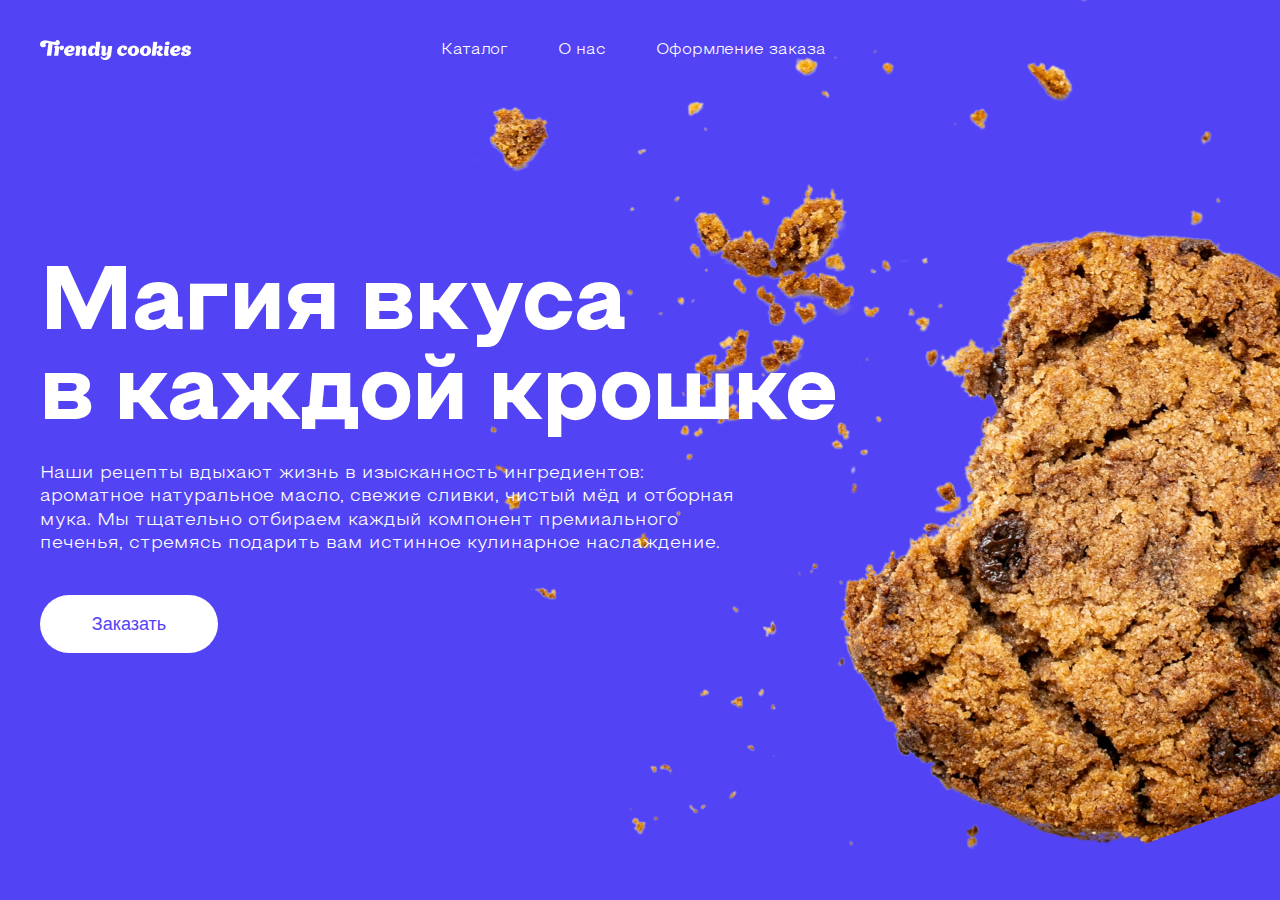
<file: version1/cookies_landing/index.html>
<!DOCTYPE html>
<html lang="en">
<head>
    <meta charset="UTF-8">
    <title>Cookies</title>
    <link rel="stylesheet" href="styles/styles.css">
</head>
<body>

<header class="header">
    <div class="container">
        <div class="logo">
            <img src="images/logo.png" alt="Logo">

        </div>
        <nav class="menu">
            <ul class="menu-list">
                <li class="menu-item">
                    <a href="#">Каталог</a>
                </li>
                <li class="menu-item">
                    <a href="#">О нас</a>
                </li>
                <li class="menu-item">
                    <a href="#">Оформление заказа</a>
                </li>
            </ul>
        </nav>
    </div>
</header>

<section class="main-content">
    <div class="container">
        <div class="main-info">
            <h1 class="main-title">Магия вкуса в каждой крошке</h1>
            <p class="main-text">
                Наши рецепты вдыхают жизнь в изысканность ингредиентов: ароматное натуральное масло, свежие сливки,
                чистый мёд и отборная мука. Мы тщательно отбираем каждый компонент премиального печенья, стремясь
                подарить вам истинное кулинарное наслаждение.
            </p>
            <div class="main-action">
                <button class="button">Заказать</button>
            </div>
        </div>
        <img src="images/cookie.png" alt="Cookie" class="main-image">
    </div>
</section>

</body>
</html>
</file>
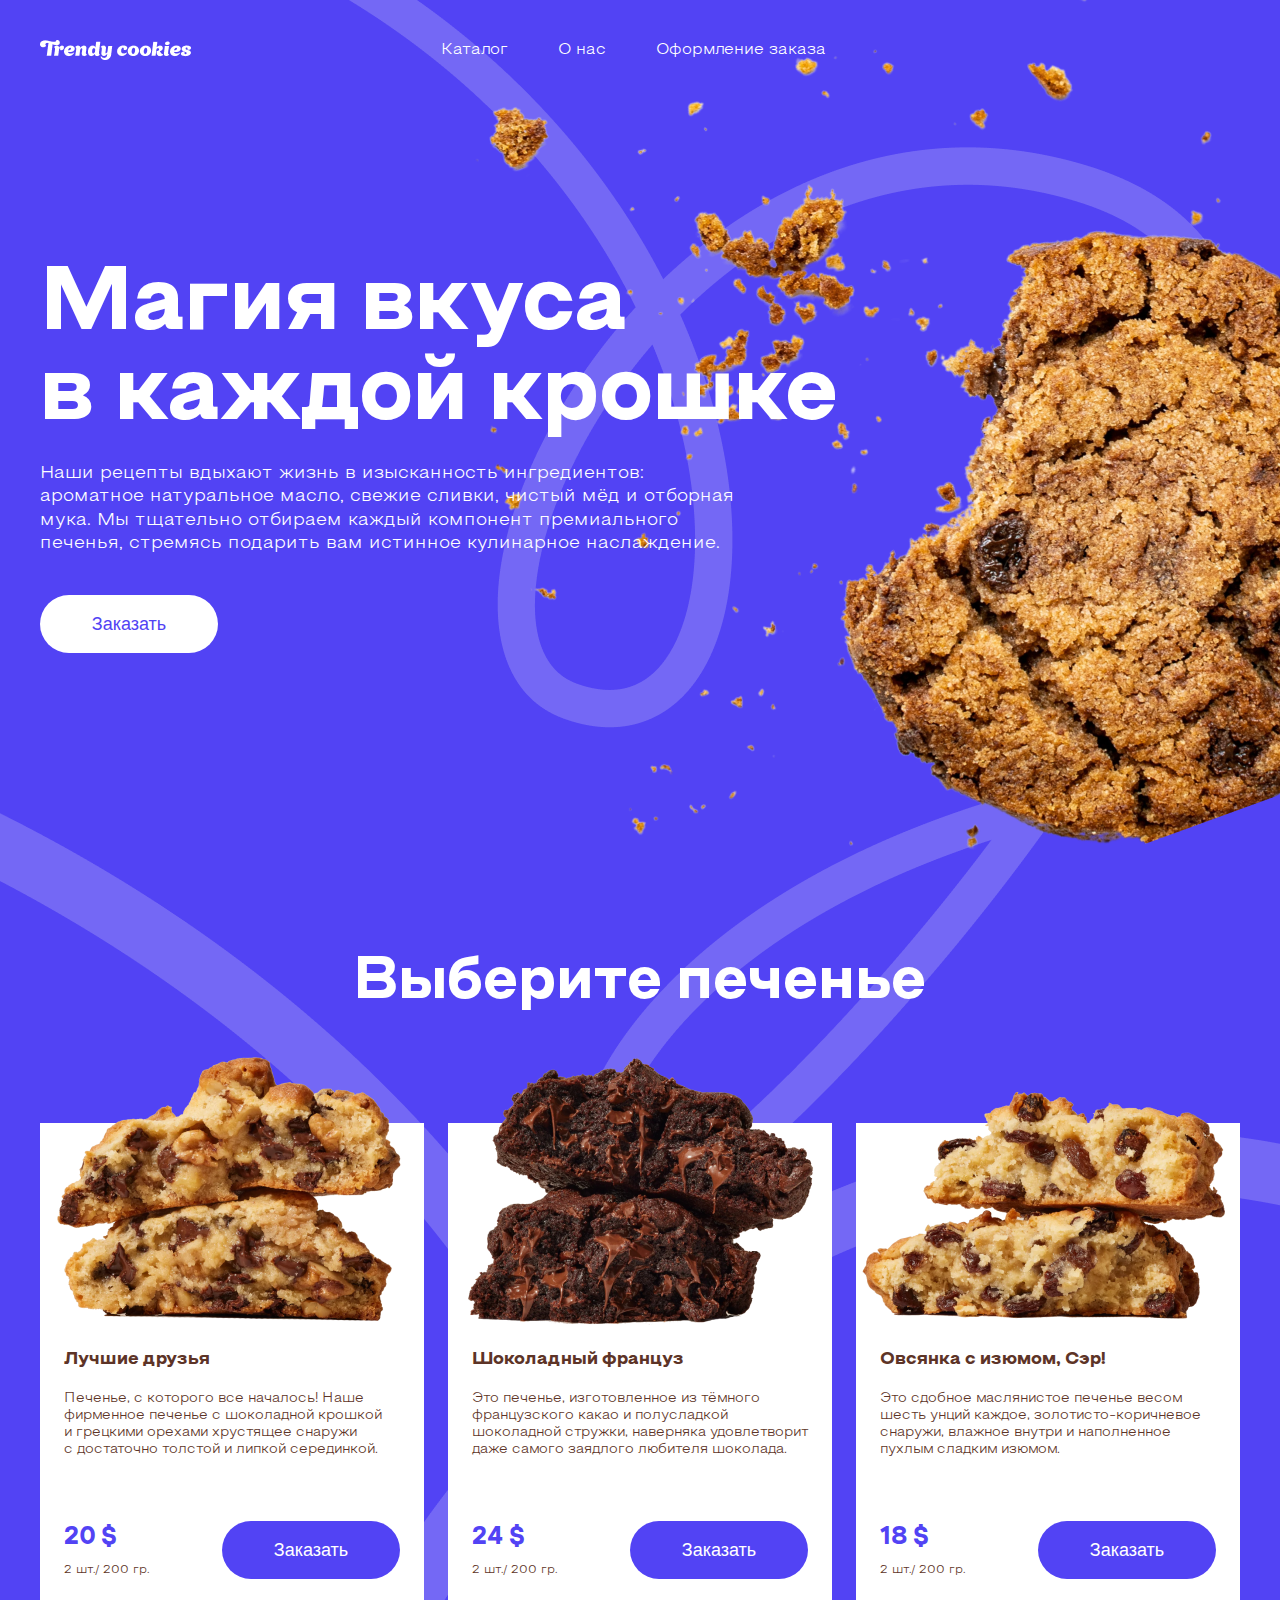
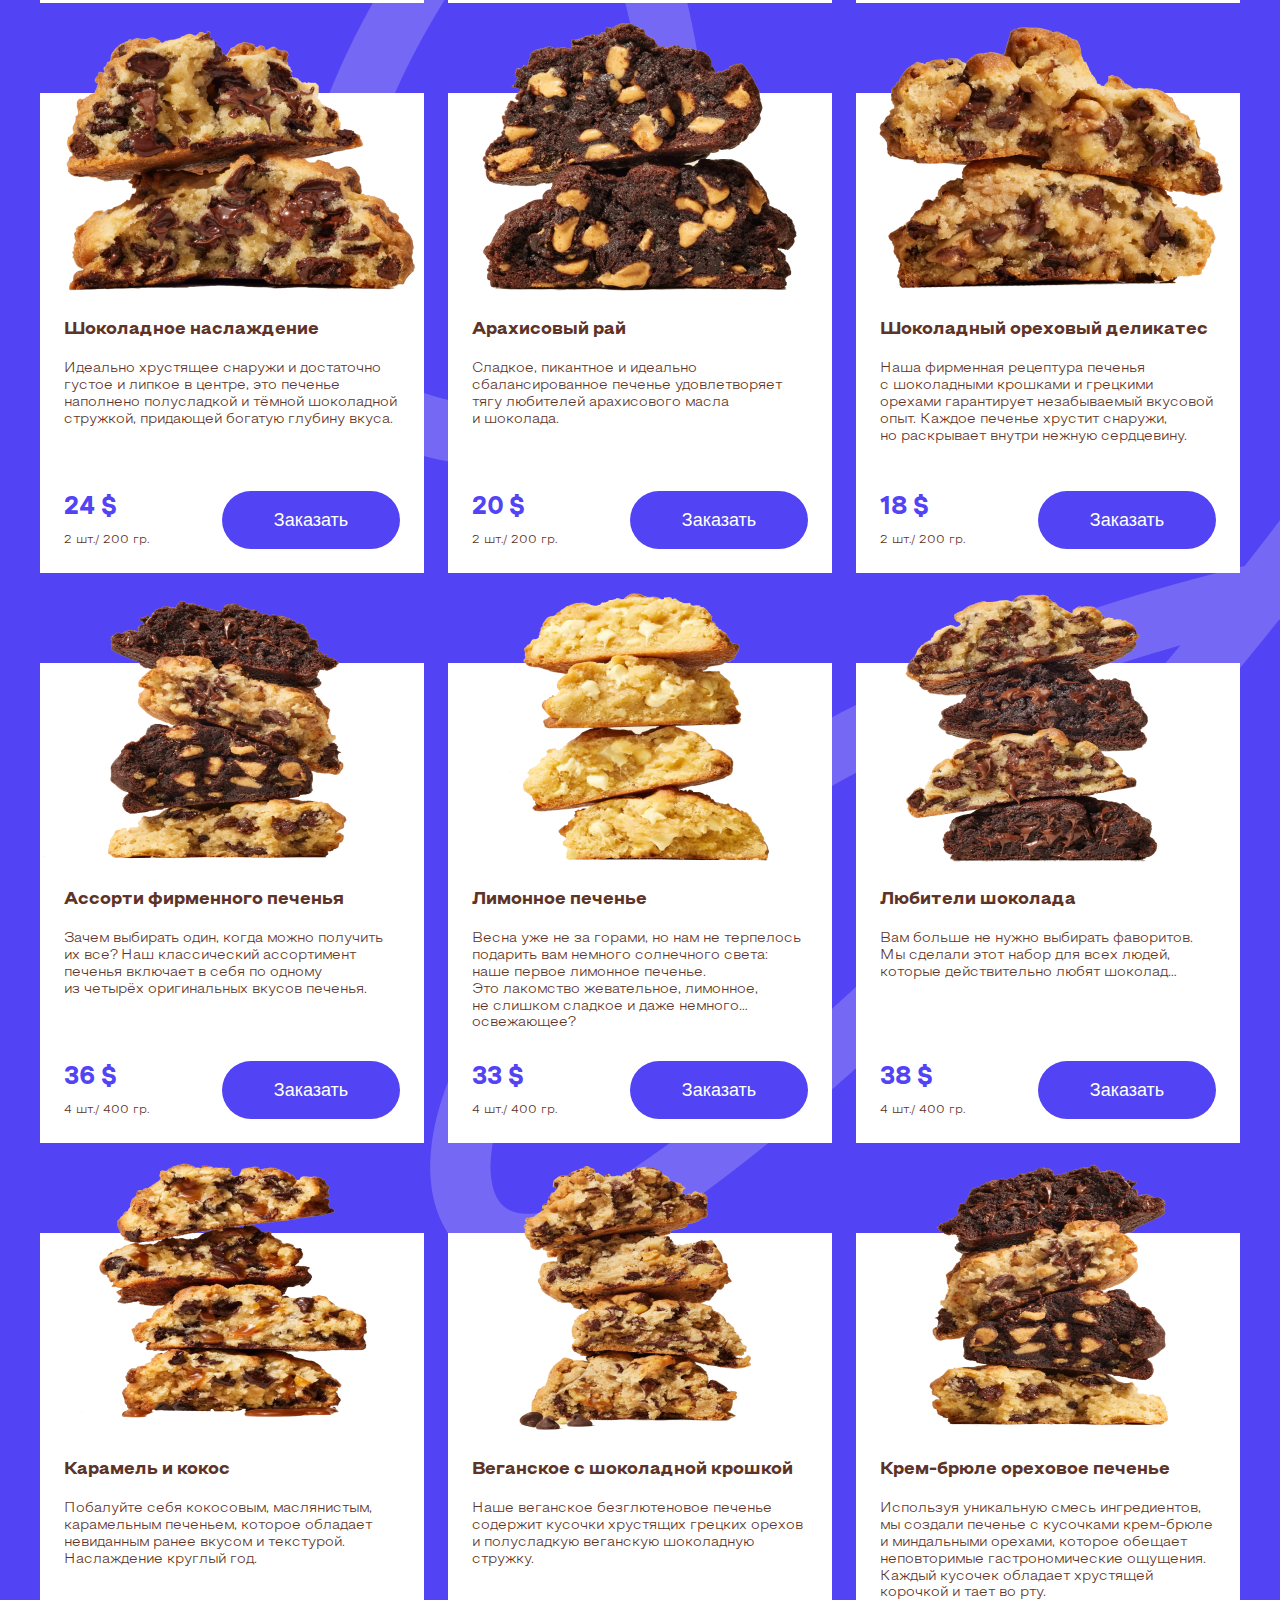
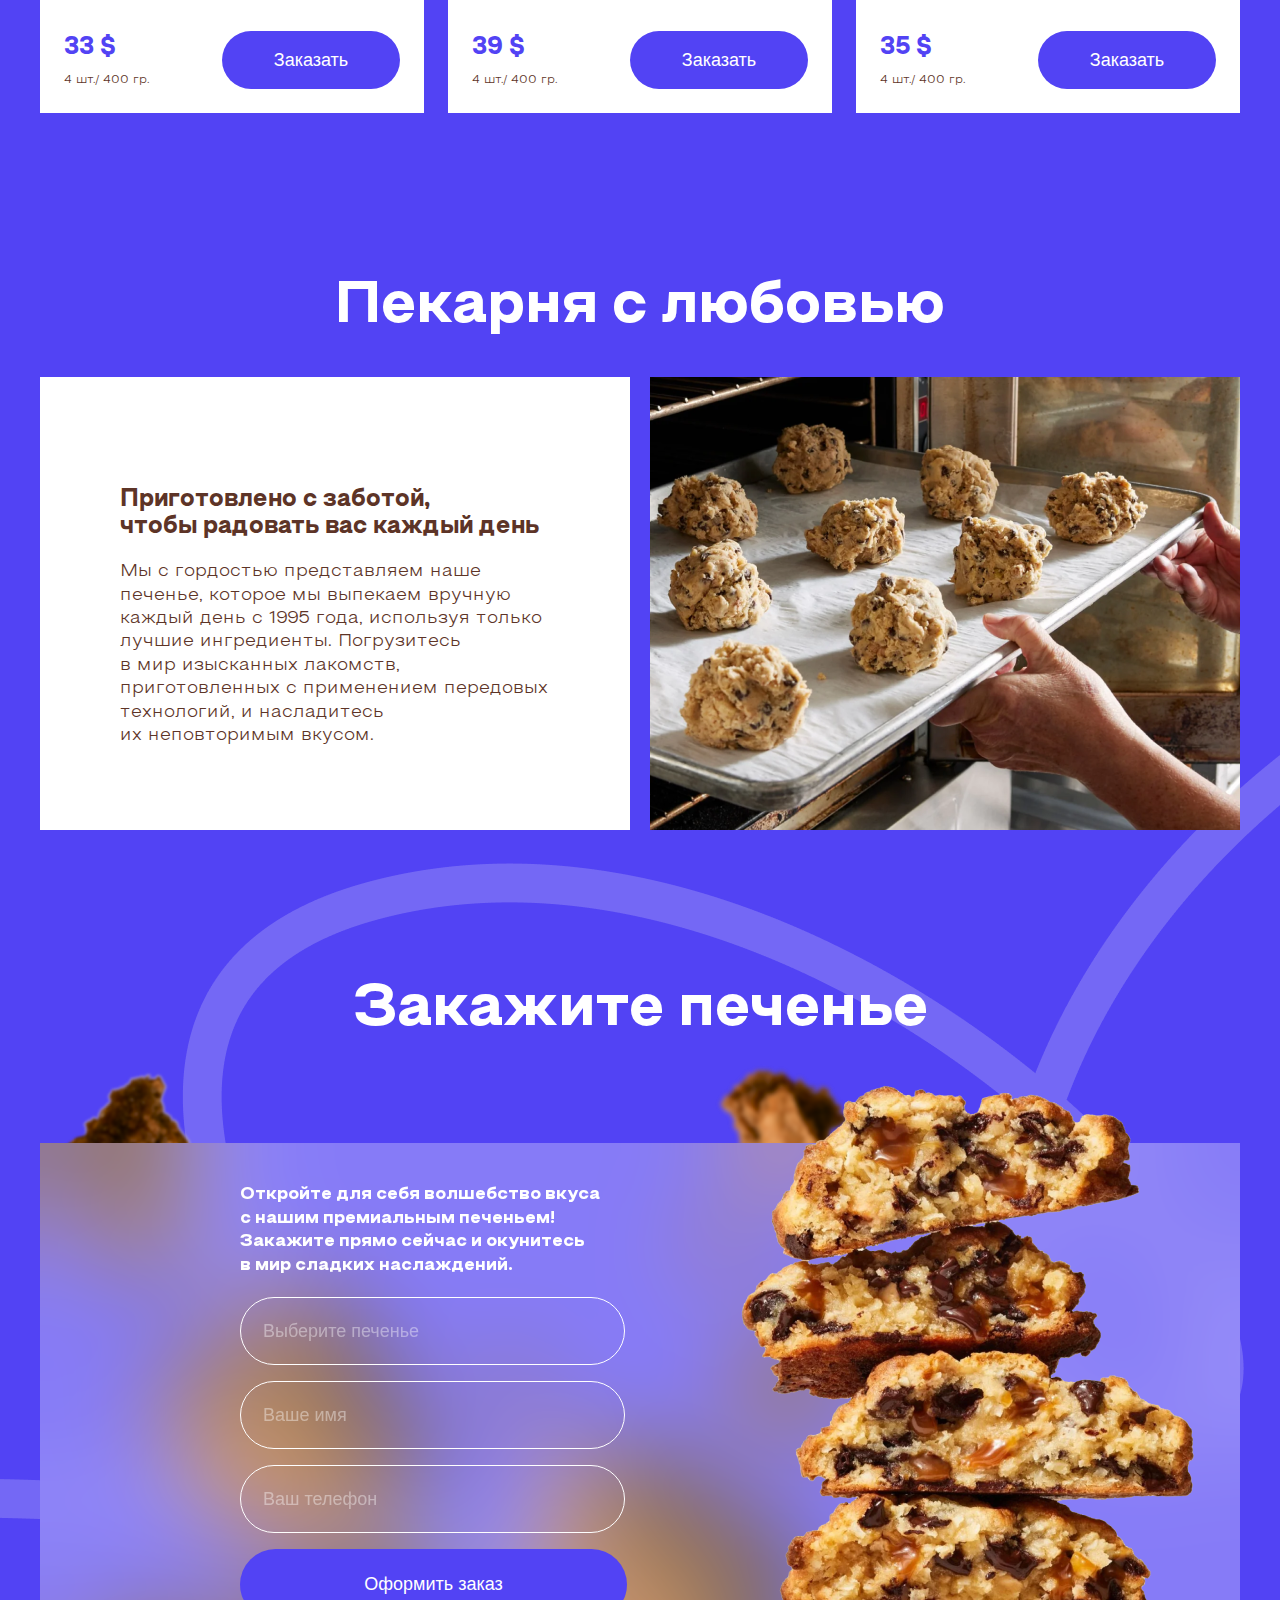
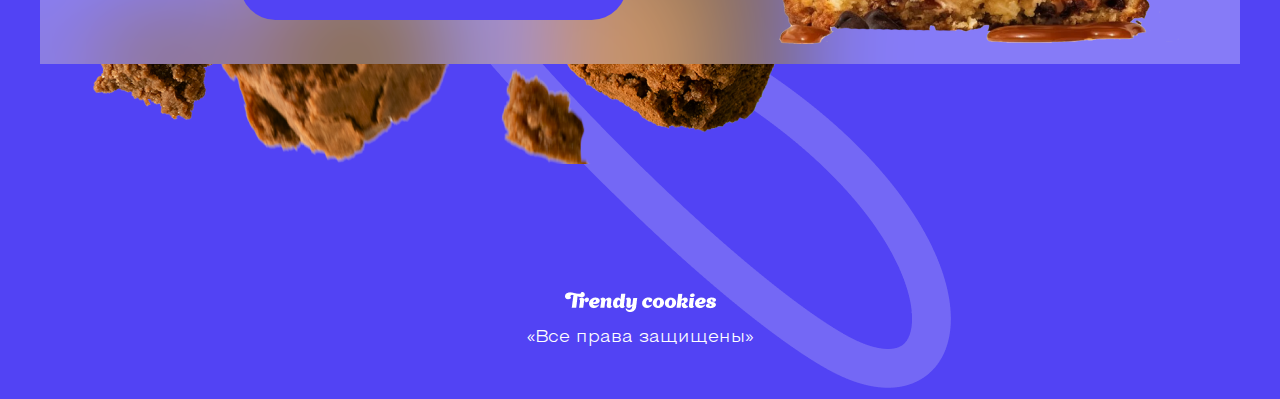
<file: version2/cookies_landing/index.html>
<!DOCTYPE html>
<html lang="en">
<head>
    <meta charset="UTF-8">
    <title>Cookies</title>
    <link rel="stylesheet" href="styles/styles.css">
</head>
<body>

<main class="main">

    <header class="header">
        <div class="container">
            <div class="logo">
                <img src="images/logo.png" alt="Logo">

            </div>
            <nav class="menu">
                <ul class="menu-list">
                    <li class="menu-item">
                        <a href="#">Каталог</a>
                    </li>
                    <li class="menu-item">
                        <a href="#">О нас</a>
                    </li>
                    <li class="menu-item">
                        <a href="#">Оформление заказа</a>
                    </li>
                </ul>
            </nav>
        </div>
    </header>

    <section class="main-content">
        <div class="container">
            <img src="images/line1.png" alt="Line" class="line1">
            <div class="main-info">
                <h1 class="main-title">Магия вкуса в каждой крошке</h1>
                <p class="main-text">
                    Наши рецепты вдыхают жизнь в изысканность ингредиентов: ароматное натуральное масло, свежие сливки,
                    чистый мёд и отборная мука. Мы тщательно отбираем каждый компонент премиального печенья, стремясь
                    подарить вам истинное кулинарное наслаждение.
                </p>
                <div class="main-action">
                    <button class="button">Заказать</button>
                </div>
            </div>
            <img src="images/cookie.png" alt="Cookie" class="main-image">
        </div>
    </section>

    <section class="products">
        <div class="container">
            <img src="images/line2.png" alt="Line" class="line2">
            <div class="common-title">Выберите печенье</div>
            <div class="products-items">
                <div class="products-item">
                    <div class="products-item-image">
                        <img src="images/1.png" alt="Product">
                    </div>
                    <div class="products-item-details">
                        <div class="products-item-title">Лучшие друзья</div>
                        <div class="products-item-text">Печенье, с которого все началось! Наше фирменное печенье
                            с шоколадной крошкой и грецкими орехами хрустящее снаружи с достаточно толстой и липкой
                            серединкой.
                        </div>
                        <div class="products-item-extra">
                            <div class="products-item-info">
                                <div class="products-item-price">20 $</div>
                                <div class="products-item-weight">2 шт./ 200 гр.</div>
                            </div>
                            <button class="button violet-button">Заказать</button>
                        </div>
                    </div>
                </div>
                <div class="products-item">
                    <div class="products-item-image">
                        <img src="images/2.png" alt="Product">
                    </div>
                    <div class="products-item-details">
                        <div class="products-item-title">Шоколадный француз</div>
                        <div class="products-item-text">Это печенье, изготовленное из тёмного французского какао
                            и полусладкой шоколадной стружки, наверняка удовлетворит даже самого заядлого любителя
                            шоколада.
                        </div>
                        <div class="products-item-extra">
                            <div class="products-item-info">
                                <div class="products-item-price">24 $</div>
                                <div class="products-item-weight">2 шт./ 200 гр.</div>
                            </div>
                            <button class="button violet-button">Заказать</button>
                        </div>
                    </div>
                </div>
                <div class="products-item">
                    <div class="products-item-image">
                        <img src="images/3.png" alt="Product">
                    </div>
                    <div class="products-item-details">
                        <div class="products-item-title">Овсянка с изюмом, Сэр!</div>
                        <div class="products-item-text">Это сдобное маслянистое печенье весом шесть унций каждое,
                            золотисто-коричневое снаружи, влажное внутри и наполненное пухлым сладким изюмом.
                        </div>
                        <div class="products-item-extra">
                            <div class="products-item-info">
                                <div class="products-item-price">18 $</div>
                                <div class="products-item-weight">2 шт./ 200 гр.</div>
                            </div>
                            <button class="button violet-button">Заказать</button>
                        </div>
                    </div>
                </div>
                <div class="products-item">
                    <div class="products-item-image">
                        <img src="images/4.png" alt="Product">
                    </div>
                    <div class="products-item-details">
                        <div class="products-item-title">Шоколадное наслаждение</div>
                        <div class="products-item-text">Идеально хрустящее снаружи и достаточно густое и липкое
                            в центре,
                            это печенье наполнено полусладкой и тёмной шоколадной стружкой, придающей богатую глубину
                            вкуса.
                        </div>
                        <div class="products-item-extra">
                            <div class="products-item-info">
                                <div class="products-item-price">24 $</div>
                                <div class="products-item-weight">2 шт./ 200 гр.</div>
                            </div>
                            <button class="button violet-button">Заказать</button>
                        </div>
                    </div>
                </div>
                <div class="products-item">
                    <div class="products-item-image">
                        <img src="images/5.png" alt="Product">
                    </div>
                    <div class="products-item-details">
                        <div class="products-item-title">Арахисовый рай</div>
                        <div class="products-item-text">Сладкое, пикантное и идеально сбалансированное печенье
                            удовлетворяет
                            тягу любителей арахисового масла и шоколада.
                        </div>
                        <div class="products-item-extra">
                            <div class="products-item-info">
                                <div class="products-item-price">20 $</div>
                                <div class="products-item-weight">2 шт./ 200 гр.</div>
                            </div>
                            <button class="button violet-button">Заказать</button>
                        </div>
                    </div>
                </div>
                <div class="products-item">
                    <div class="products-item-image">
                        <img src="images/6.png" alt="Product">
                    </div>
                    <div class="products-item-details">
                        <div class="products-item-title">Шоколадный ореховый деликатес</div>
                        <div class="products-item-text">Наша фирменная рецептура печенья с шоколадными крошками
                            и грецкими
                            орехами гарантирует незабываемый вкусовой опыт. Каждое печенье хрустит снаружи,
                            но раскрывает
                            внутри нежную сердцевину.
                        </div>
                        <div class="products-item-extra">
                            <div class="products-item-info">
                                <div class="products-item-price">18 $</div>
                                <div class="products-item-weight">2 шт./ 200 гр.</div>
                            </div>
                            <button class="button violet-button">Заказать</button>
                        </div>
                    </div>
                </div>
                <div class="products-item">
                    <div class="products-item-image">
                        <img src="images/7.png" alt="Product">
                    </div>
                    <div class="products-item-details">
                        <div class="products-item-title">Ассорти фирменного печенья</div>
                        <div class="products-item-text">Зачем выбирать один, когда можно получить их все?
                            Наш классический ассортимент печенья включает в себя по одному из четырёх оригинальных
                            вкусов печенья.
                        </div>
                        <div class="products-item-extra">
                            <div class="products-item-info">
                                <div class="products-item-price">36 $</div>
                                <div class="products-item-weight">4 шт./ 400 гр.</div>
                            </div>
                            <button class="button violet-button">Заказать</button>
                        </div>
                    </div>
                </div>
                <div class="products-item">
                    <div class="products-item-image">
                        <img src="images/8.png" alt="Product">
                    </div>
                    <div class="products-item-details">
                        <div class="products-item-title">Лимонное печенье</div>
                        <div class="products-item-text">Весна уже не за горами, но нам не терпелось подарить вам немного
                            солнечного света: наше первое лимонное печенье. Это лакомство жевательное, лимонное,
                            не слишком сладкое и даже немного… освежающее?
                        </div>
                        <div class="products-item-extra">
                            <div class="products-item-info">
                                <div class="products-item-price">33 $</div>
                                <div class="products-item-weight">4 шт./ 400 гр.</div>
                            </div>
                            <button class="button violet-button">Заказать</button>
                        </div>
                    </div>
                </div>
                <div class="products-item">
                    <div class="products-item-image">
                        <img src="images/9.png" alt="Product">
                    </div>
                    <div class="products-item-details">
                        <div class="products-item-title">Любители шоколада</div>
                        <div class="products-item-text">Вам больше не нужно выбирать фаворитов. Мы сделали этот набор
                            для всех людей, которые действительно любят шоколад…
                        </div>
                        <div class="products-item-extra">
                            <div class="products-item-info">
                                <div class="products-item-price">38 $</div>
                                <div class="products-item-weight">4 шт./ 400 гр.</div>
                            </div>
                            <button class="button violet-button">Заказать</button>
                        </div>
                    </div>
                </div>
                <div class="products-item">
                    <div class="products-item-image">
                        <img src="images/10.png" alt="Product">
                    </div>
                    <div class="products-item-details">
                        <div class="products-item-title">Карамель и кокос</div>
                        <div class="products-item-text">Побалуйте себя кокосовым, маслянистым, карамельным печеньем,
                            которое обладает невиданным ранее вкусом и текстурой. Наслаждение круглый год.
                        </div>
                        <div class="products-item-extra">
                            <div class="products-item-info">
                                <div class="products-item-price">33 $</div>
                                <div class="products-item-weight">4 шт./ 400 гр.</div>
                            </div>
                            <button class="button violet-button">Заказать</button>
                        </div>
                    </div>
                </div>
                <div class="products-item">
                    <div class="products-item-image">
                        <img src="images/11.png" alt="Product">
                    </div>
                    <div class="products-item-details">
                        <div class="products-item-title">Веганское с шоколадной крошкой</div>
                        <div class="products-item-text">Наше веганское безглютеновое печенье содержит кусочки хрустящих
                            грецких орехов и полусладкую веганскую шоколадную стружку.
                        </div>
                        <div class="products-item-extra">
                            <div class="products-item-info">
                                <div class="products-item-price">39 $</div>
                                <div class="products-item-weight">4 шт./ 400 гр.</div>
                            </div>
                            <button class="button violet-button">Заказать</button>
                        </div>
                    </div>
                </div>
                <div class="products-item">
                    <div class="products-item-image">
                        <img src="images/12.png" alt="Product">
                    </div>
                    <div class="products-item-details">
                        <div class="products-item-title">Крем-брюле ореховое печенье</div>
                        <div class="products-item-text">Используя уникальную смесь ингредиентов, мы создали печенье с
                            кусочками крем-брюле и миндальными орехами, которое обещает неповторимые гастрономические
                            ощущения. Каждый кусочек обладает хрустящей корочкой и тает во рту.
                        </div>
                        <div class="products-item-extra">
                            <div class="products-item-info">
                                <div class="products-item-price">35 $</div>
                                <div class="products-item-weight">4 шт./ 400 гр.</div>
                            </div>
                            <button class="button violet-button">Заказать</button>
                        </div>
                    </div>
                </div>
            </div>
        </div>
    </section>

    <section class="love">
        <div class="container">
            <div class="common-title">Пекарня с любовью</div>
            <div class="love-items">
                <div class="love-item love-item-white">
                    <div class="love-item-title">Приготовлено с заботой, чтобы радовать вас каждый день</div>
                    <div class="love-item-text">Мы с гордостью представляем наше печенье, которое мы выпекаем вручную
                        каждый
                        день с 1995 года, используя только лучшие ингредиенты. Погрузитесь в мир изысканных лакомств,
                        приготовленных с применением передовых технологий, и насладитесь их неповторимым вкусом.
                    </div>
                </div>
                <div class="love-item love-item-image">
                    <img src="images/love.png" alt="Cookies image">
                </div>
            </div>
        </div>
    </section>

    <section class="order">
        <img src="images/line3.png" alt="Line" class="line3">
        <div class="container">
            <div class="common-title">Закажите печенье</div>
            <img src="images/breadcrumbs.png" alt="Breadcrumbs" class="order-bg-image">
            <div class="order-block">
                <div class="order-form">
                    <div class="order-form-text">
                        Откройте для себя волшебство вкуса с нашим премиальным печеньем! Закажите прямо сейчас
                        и окунитесь
                        в мир сладких наслаждений.
                    </div>
                    <div class="order-form-inputs">
                        <input type="text" placeholder="Выберите печенье">
                        <input type="text" placeholder="Ваше имя">
                        <input type="text" placeholder="Ваш телефон">
                        <button class="button violet-button">Оформить заказ</button>
                    </div>
                </div>
                <div class="order-block-image">
                    <img src="images/order.png" alt="Cookies" class="order-image">
                </div>
            </div>
        </div>
    </section>

    <footer class="footer">
        <div class="logo">
            <img src="images/logo.png" alt="Logo">
        </div>
        <div class="rights">«Все права защищены»</div>
    </footer>

</main>

</body>
</html>
</file>
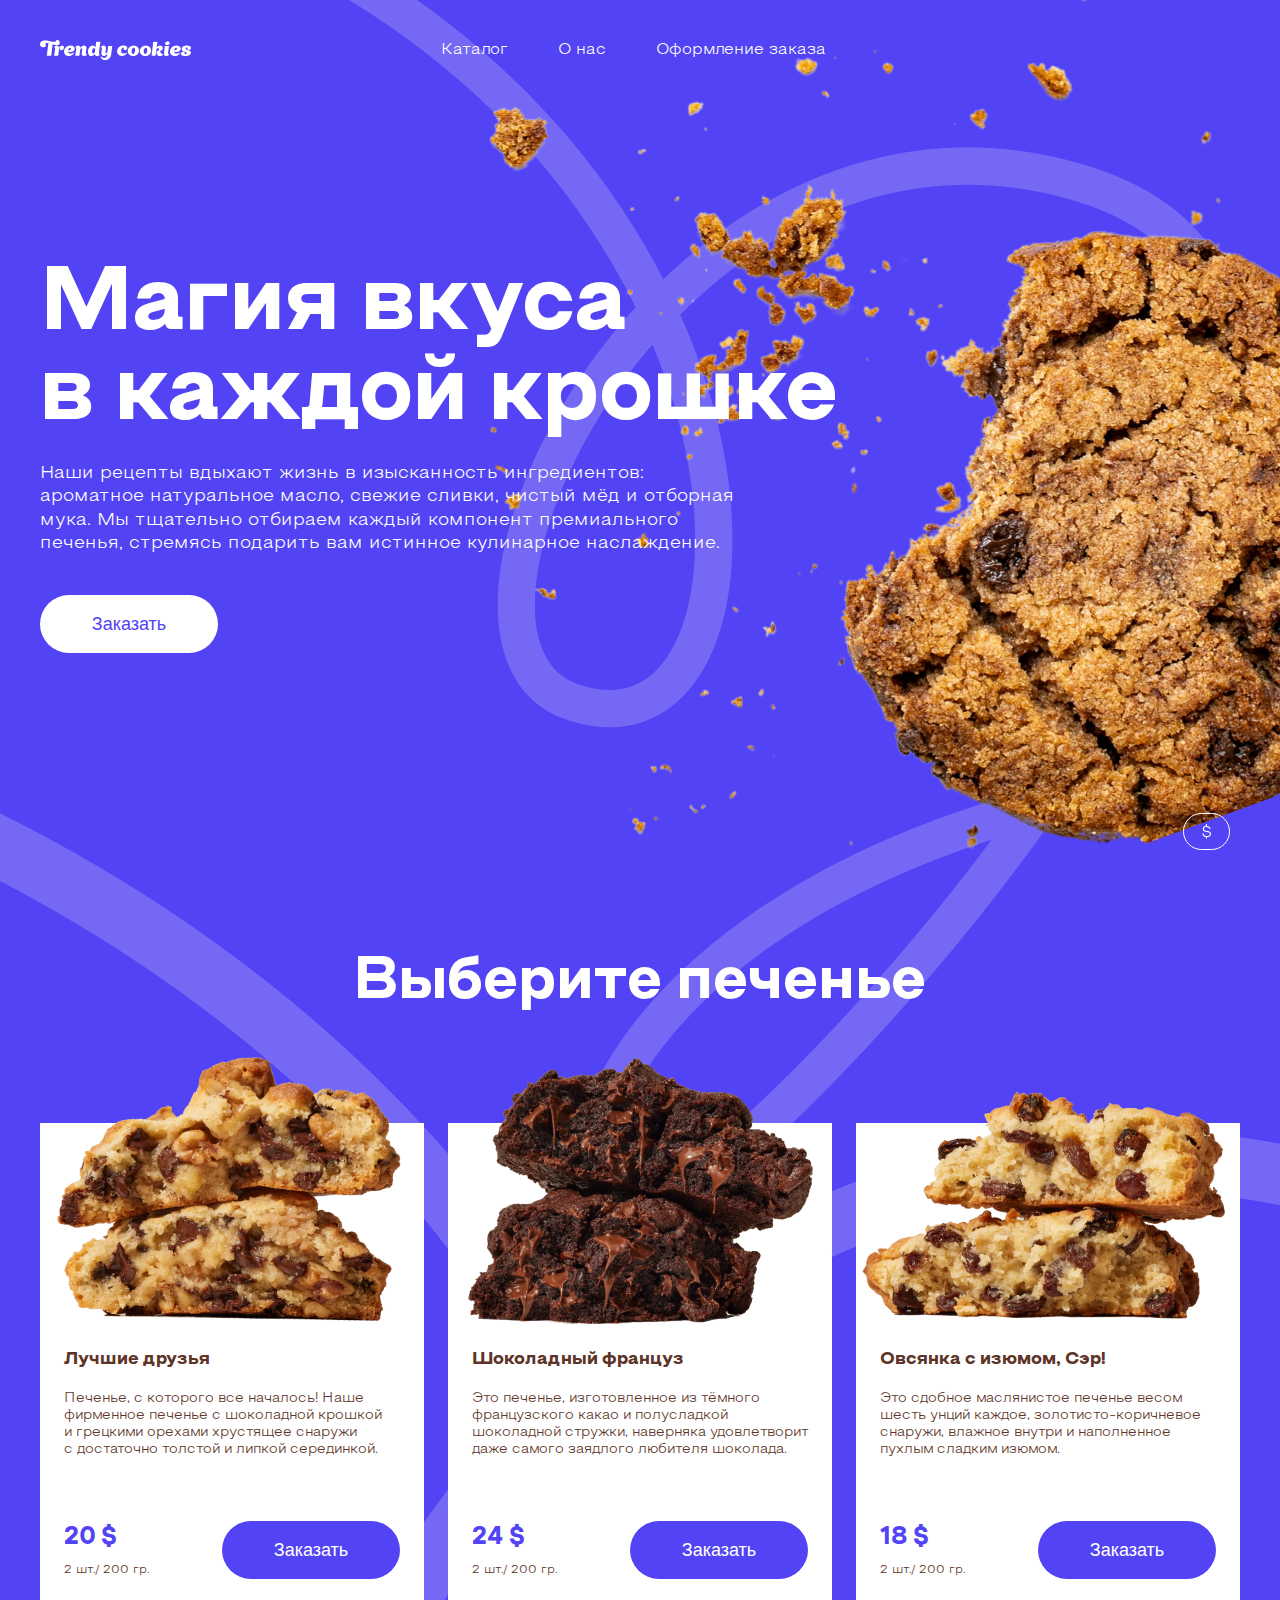
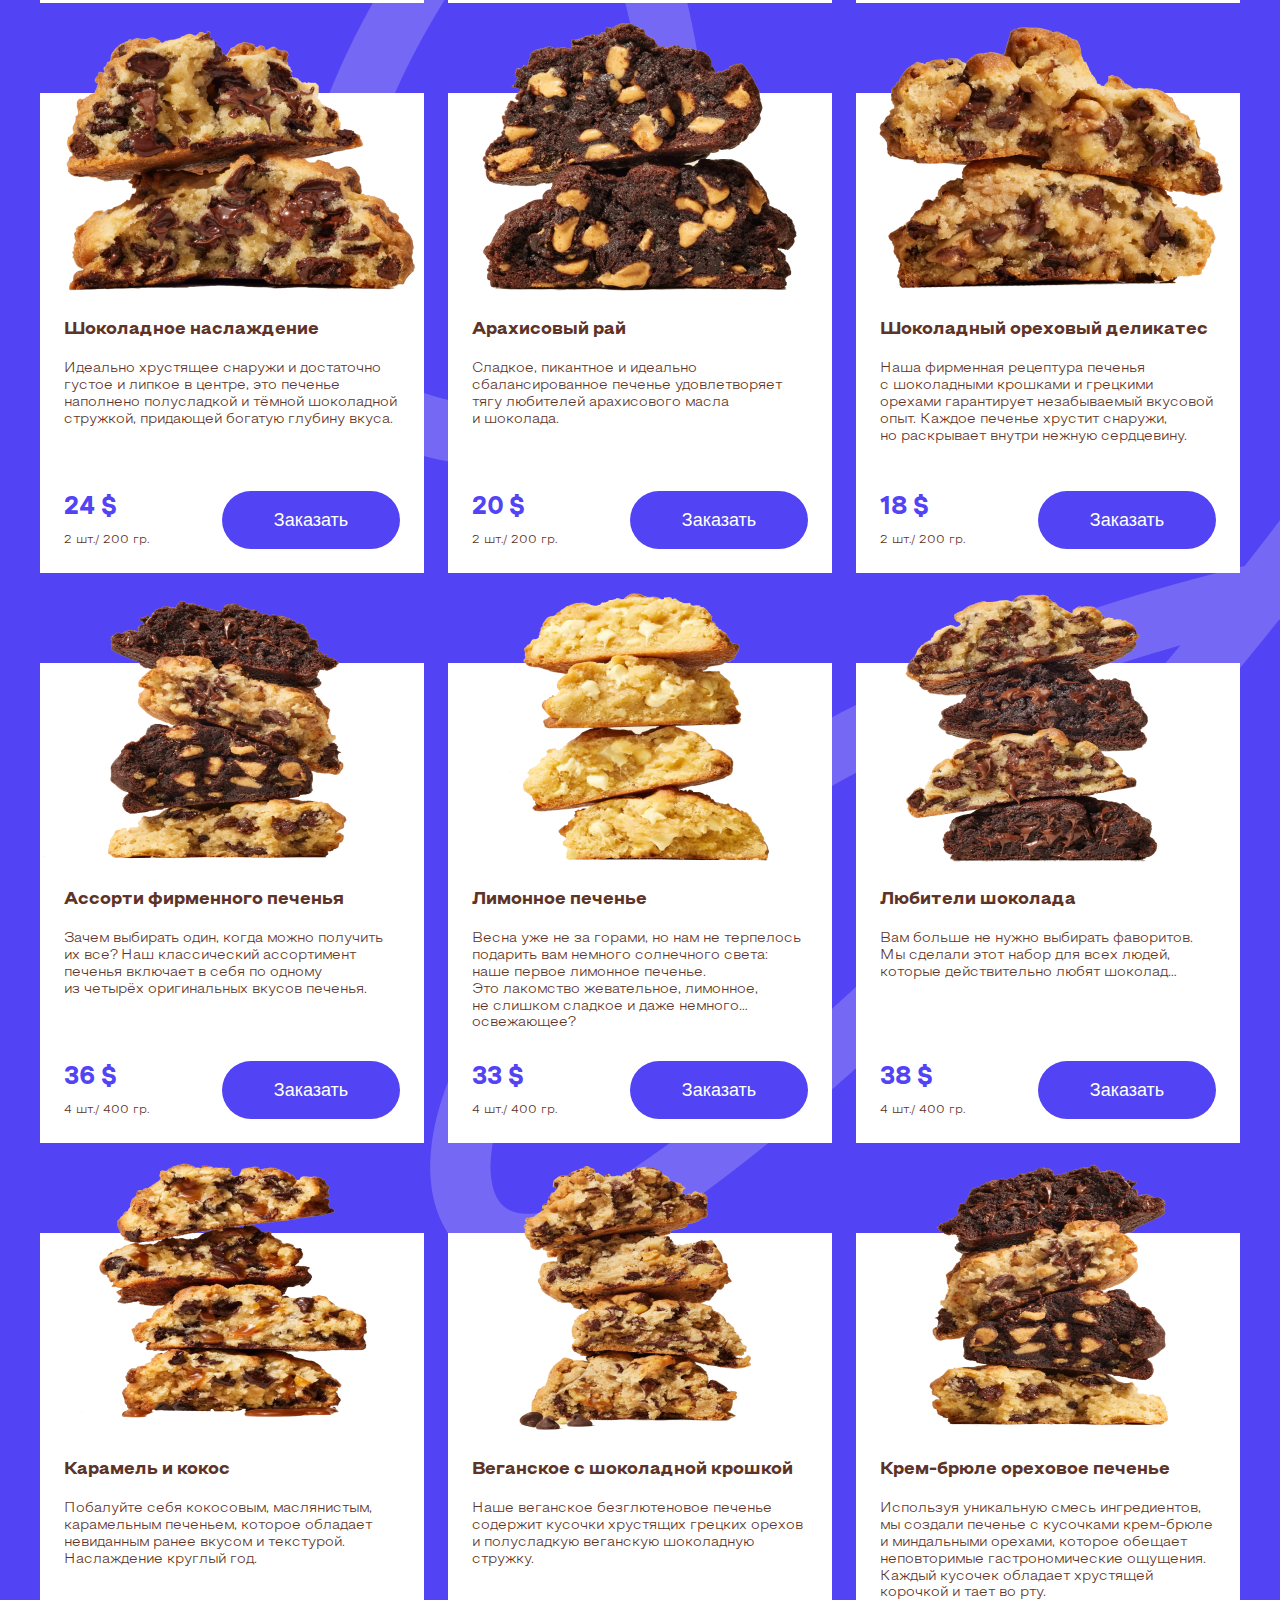
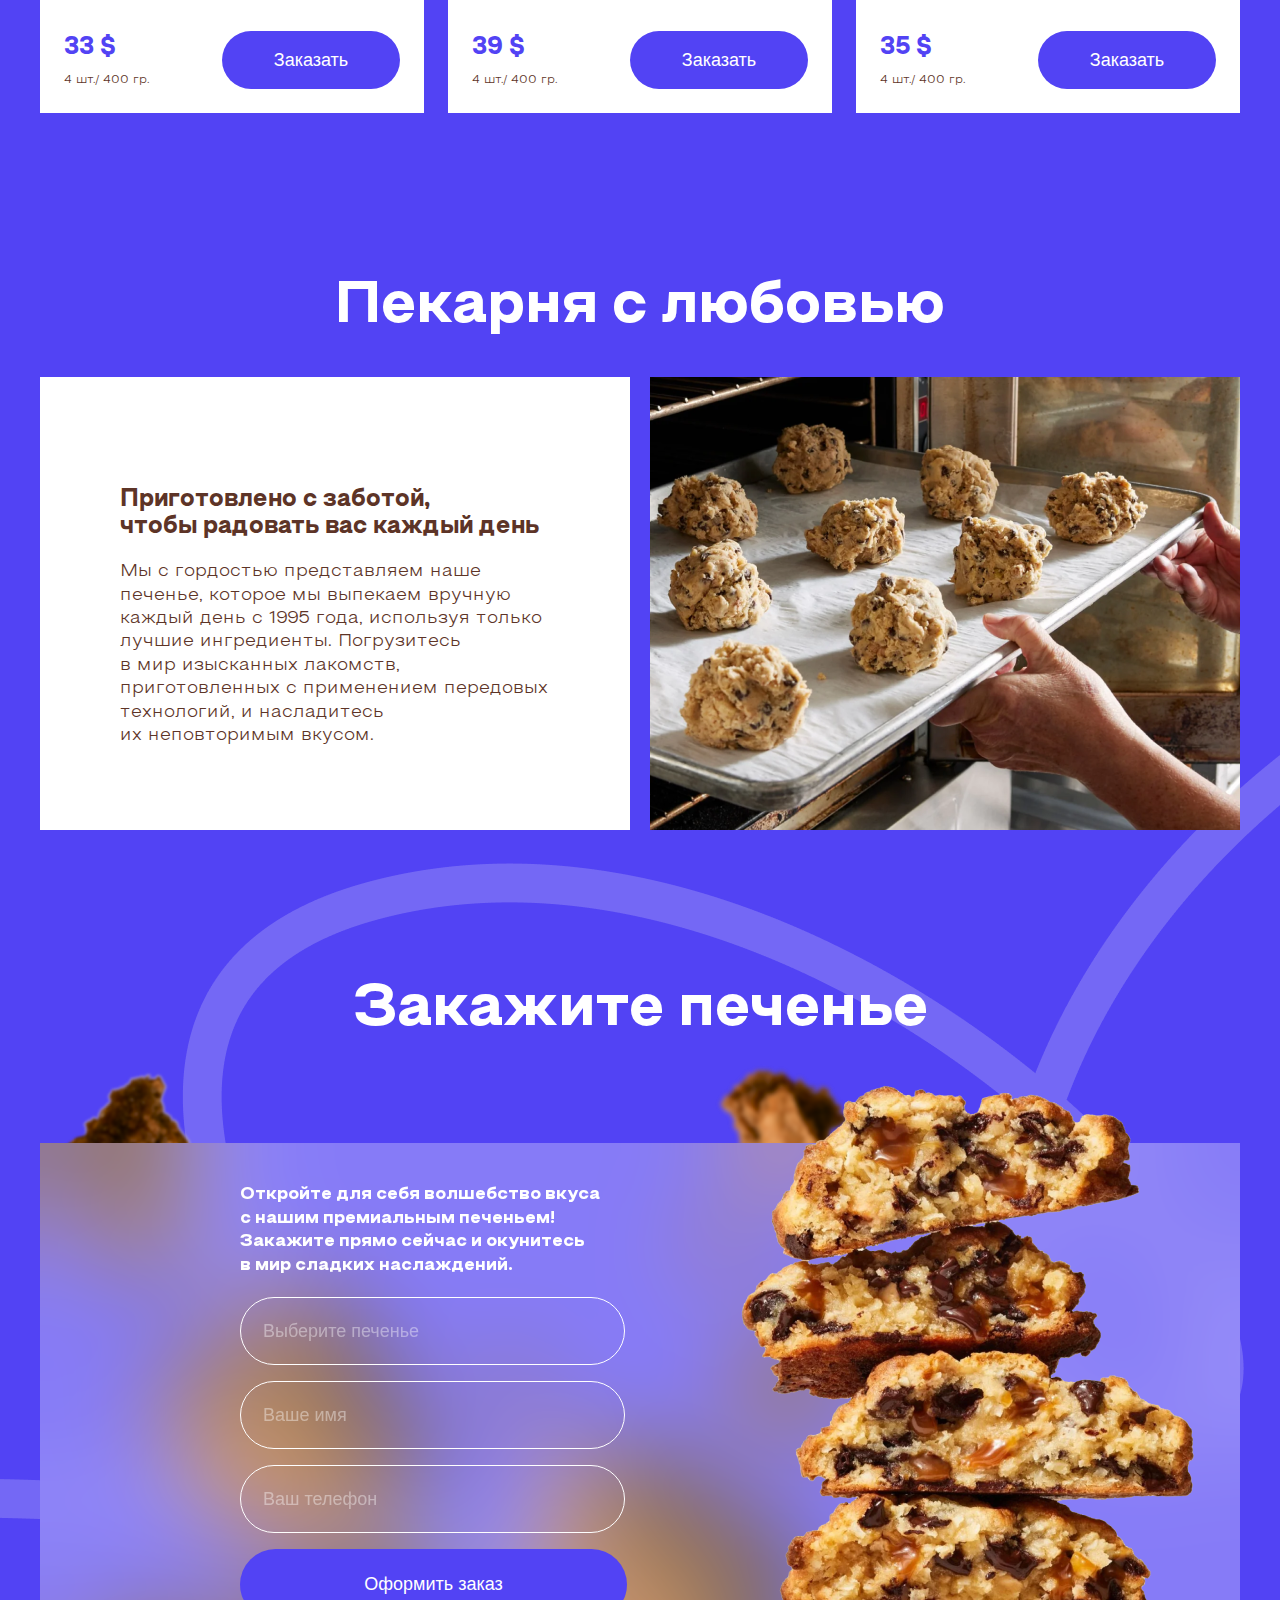
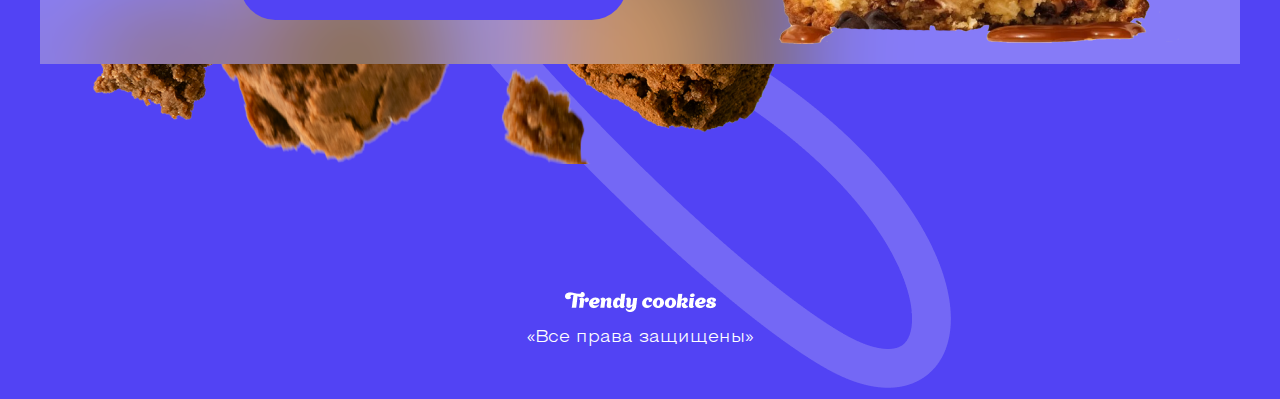
<file: version3/cookies_landing/index.html>
<!DOCTYPE html>
<html lang="en">
<head>
    <meta charset="UTF-8">
    <title>Cookies</title>
    <link rel="stylesheet" href="styles/styles.css">
</head>
<body>

<main class="main">

    <div class="currency" title="Изменить валюту" id="change-currency">$</div>

    <header class="header">
        <div class="container">
            <div class="logo">
                <img src="images/logo.png" alt="Logo">

            </div>
            <nav class="menu">
                <ul class="menu-list">
                    <li class="menu-item">
                        <a data-link="products">Каталог</a>
                    </li>
                    <li class="menu-item">
                        <a data-link="love">О нас</a>
                    </li>
                    <li class="menu-item">
                        <a data-link="order">Оформление заказа</a>
                    </li>
                </ul>
            </nav>
        </div>
    </header>

    <section class="main-content">
        <div class="container">
            <img src="images/line1.png" alt="Line" class="line1">
            <div class="main-info">
                <h1 class="main-title">Магия вкуса в каждой крошке</h1>
                <p class="main-text">
                    Наши рецепты вдыхают жизнь в изысканность ингредиентов: ароматное натуральное масло, свежие сливки,
                    чистый мёд и отборная мука. Мы тщательно отбираем каждый компонент премиального печенья, стремясь
                    подарить вам истинное кулинарное наслаждение.
                </p>
                <div class="main-action">
                    <button class="button" id="main-action-button">Заказать</button>
                </div>
            </div>
            <img src="images/cookie.png" alt="Cookie" class="main-image">
        </div>
    </section>

    <section class="products" id="products">
        <div class="container">
            <img src="images/line2.png" alt="Line" class="line2">
            <div class="common-title">Выберите печенье</div>
            <div class="products-items">
                <div class="products-item">
                    <div class="products-item-image">
                        <img src="images/1.png" alt="Product">
                    </div>
                    <div class="products-item-details">
                        <div class="products-item-title">Лучшие друзья</div>
                        <div class="products-item-text">Печенье, с которого все началось! Наше фирменное печенье
                            с шоколадной крошкой и грецкими орехами хрустящее снаружи с достаточно толстой и липкой
                            серединкой.
                        </div>
                        <div class="products-item-extra">
                            <div class="products-item-info">
                                <div class="products-item-price" data-base-price="20">20 $</div>
                                <div class="products-item-weight">2 шт./ 200 гр.</div>
                            </div>
                            <button class="button violet-button">Заказать</button>
                        </div>
                    </div>
                </div>
                <div class="products-item">
                    <div class="products-item-image">
                        <img src="images/2.png" alt="Product">
                    </div>
                    <div class="products-item-details">
                        <div class="products-item-title">Шоколадный француз</div>
                        <div class="products-item-text">Это печенье, изготовленное из тёмного французского какао
                            и полусладкой шоколадной стружки, наверняка удовлетворит даже самого заядлого любителя
                            шоколада.
                        </div>
                        <div class="products-item-extra">
                            <div class="products-item-info">
                                <div class="products-item-price" data-base-price="24">24 $</div>
                                <div class="products-item-weight">2 шт./ 200 гр.</div>
                            </div>
                            <button class="button violet-button">Заказать</button>
                        </div>
                    </div>
                </div>
                <div class="products-item">
                    <div class="products-item-image">
                        <img src="images/3.png" alt="Product">
                    </div>
                    <div class="products-item-details">
                        <div class="products-item-title">Овсянка с изюмом, Сэр!</div>
                        <div class="products-item-text">Это сдобное маслянистое печенье весом шесть унций каждое,
                            золотисто-коричневое снаружи, влажное внутри и наполненное пухлым сладким изюмом.
                        </div>
                        <div class="products-item-extra">
                            <div class="products-item-info">
                                <div class="products-item-price" data-base-price="18">18 $</div>
                                <div class="products-item-weight">2 шт./ 200 гр.</div>
                            </div>
                            <button class="button violet-button">Заказать</button>
                        </div>
                    </div>
                </div>
                <div class="products-item">
                    <div class="products-item-image">
                        <img src="images/4.png" alt="Product">
                    </div>
                    <div class="products-item-details">
                        <div class="products-item-title">Шоколадное наслаждение</div>
                        <div class="products-item-text">Идеально хрустящее снаружи и достаточно густое и липкое
                            в центре,
                            это печенье наполнено полусладкой и тёмной шоколадной стружкой, придающей богатую глубину
                            вкуса.
                        </div>
                        <div class="products-item-extra">
                            <div class="products-item-info">
                                <div class="products-item-price" data-base-price="24">24 $</div>
                                <div class="products-item-weight">2 шт./ 200 гр.</div>
                            </div>
                            <button class="button violet-button">Заказать</button>
                        </div>
                    </div>
                </div>
                <div class="products-item">
                    <div class="products-item-image">
                        <img src="images/5.png" alt="Product">
                    </div>
                    <div class="products-item-details">
                        <div class="products-item-title">Арахисовый рай</div>
                        <div class="products-item-text">Сладкое, пикантное и идеально сбалансированное печенье
                            удовлетворяет
                            тягу любителей арахисового масла и шоколада.
                        </div>
                        <div class="products-item-extra">
                            <div class="products-item-info">
                                <div class="products-item-price" data-base-price="20">20 $</div>
                                <div class="products-item-weight">2 шт./ 200 гр.</div>
                            </div>
                            <button class="button violet-button">Заказать</button>
                        </div>
                    </div>
                </div>
                <div class="products-item">
                    <div class="products-item-image">
                        <img src="images/6.png" alt="Product">
                    </div>
                    <div class="products-item-details">
                        <div class="products-item-title">Шоколадный ореховый деликатес</div>
                        <div class="products-item-text">Наша фирменная рецептура печенья с шоколадными крошками
                            и грецкими
                            орехами гарантирует незабываемый вкусовой опыт. Каждое печенье хрустит снаружи,
                            но раскрывает
                            внутри нежную сердцевину.
                        </div>
                        <div class="products-item-extra">
                            <div class="products-item-info">
                                <div class="products-item-price" data-base-price="18">18 $</div>
                                <div class="products-item-weight">2 шт./ 200 гр.</div>
                            </div>
                            <button class="button violet-button">Заказать</button>
                        </div>
                    </div>
                </div>
                <div class="products-item">
                    <div class="products-item-image">
                        <img src="images/7.png" alt="Product">
                    </div>
                    <div class="products-item-details">
                        <div class="products-item-title">Ассорти фирменного печенья</div>
                        <div class="products-item-text">Зачем выбирать один, когда можно получить их все?
                            Наш классический ассортимент печенья включает в себя по одному из четырёх оригинальных
                            вкусов печенья.
                        </div>
                        <div class="products-item-extra">
                            <div class="products-item-info">
                                <div class="products-item-price" data-base-price="36">36 $</div>
                                <div class="products-item-weight">4 шт./ 400 гр.</div>
                            </div>
                            <button class="button violet-button">Заказать</button>
                        </div>
                    </div>
                </div>
                <div class="products-item">
                    <div class="products-item-image">
                        <img src="images/8.png" alt="Product">
                    </div>
                    <div class="products-item-details">
                        <div class="products-item-title">Лимонное печенье</div>
                        <div class="products-item-text">Весна уже не за горами, но нам не терпелось подарить вам немного
                            солнечного света: наше первое лимонное печенье. Это лакомство жевательное, лимонное,
                            не слишком сладкое и даже немного… освежающее?
                        </div>
                        <div class="products-item-extra">
                            <div class="products-item-info">
                                <div class="products-item-price" data-base-price="33">33 $</div>
                                <div class="products-item-weight">4 шт./ 400 гр.</div>
                            </div>
                            <button class="button violet-button">Заказать</button>
                        </div>
                    </div>
                </div>
                <div class="products-item">
                    <div class="products-item-image">
                        <img src="images/9.png" alt="Product">
                    </div>
                    <div class="products-item-details">
                        <div class="products-item-title">Любители шоколада</div>
                        <div class="products-item-text">Вам больше не нужно выбирать фаворитов. Мы сделали этот набор
                            для всех людей, которые действительно любят шоколад…
                        </div>
                        <div class="products-item-extra">
                            <div class="products-item-info">
                                <div class="products-item-price" data-base-price="38">38 $</div>
                                <div class="products-item-weight">4 шт./ 400 гр.</div>
                            </div>
                            <button class="button violet-button">Заказать</button>
                        </div>
                    </div>
                </div>
                <div class="products-item">
                    <div class="products-item-image">
                        <img src="images/10.png" alt="Product">
                    </div>
                    <div class="products-item-details">
                        <div class="products-item-title">Карамель и кокос</div>
                        <div class="products-item-text">Побалуйте себя кокосовым, маслянистым, карамельным печеньем,
                            которое обладает невиданным ранее вкусом и текстурой. Наслаждение круглый год.
                        </div>
                        <div class="products-item-extra">
                            <div class="products-item-info">
                                <div class="products-item-price" data-base-price="33">33 $</div>
                                <div class="products-item-weight">4 шт./ 400 гр.</div>
                            </div>
                            <button class="button violet-button">Заказать</button>
                        </div>
                    </div>
                </div>
                <div class="products-item">
                    <div class="products-item-image">
                        <img src="images/11.png" alt="Product">
                    </div>
                    <div class="products-item-details">
                        <div class="products-item-title">Веганское с шоколадной крошкой</div>
                        <div class="products-item-text">Наше веганское безглютеновое печенье содержит кусочки хрустящих
                            грецких орехов и полусладкую веганскую шоколадную стружку.
                        </div>
                        <div class="products-item-extra">
                            <div class="products-item-info">
                                <div class="products-item-price" data-base-price="39">39 $</div>
                                <div class="products-item-weight">4 шт./ 400 гр.</div>
                            </div>
                            <button class="button violet-button">Заказать</button>
                        </div>
                    </div>
                </div>
                <div class="products-item">
                    <div class="products-item-image">
                        <img src="images/12.png" alt="Product">
                    </div>
                    <div class="products-item-details">
                        <div class="products-item-title">Крем-брюле ореховое печенье</div>
                        <div class="products-item-text">Используя уникальную смесь ингредиентов, мы создали печенье с
                            кусочками крем-брюле и миндальными орехами, которое обещает неповторимые гастрономические
                            ощущения. Каждый кусочек обладает хрустящей корочкой и тает во рту.
                        </div>
                        <div class="products-item-extra">
                            <div class="products-item-info">
                                <div class="products-item-price" data-base-price="35">35 $</div>
                                <div class="products-item-weight">4 шт./ 400 гр.</div>
                            </div>
                            <button class="button violet-button">Заказать</button>
                        </div>
                    </div>
                </div>
            </div>
        </div>
    </section>

    <section class="love" id="love">
        <div class="container">
            <div class="common-title">Пекарня с любовью</div>
            <div class="love-items">
                <div class="love-item love-item-white">
                    <div class="love-item-title">Приготовлено с заботой, чтобы радовать вас каждый день</div>
                    <div class="love-item-text">Мы с гордостью представляем наше печенье, которое мы выпекаем вручную
                        каждый
                        день с 1995 года, используя только лучшие ингредиенты. Погрузитесь в мир изысканных лакомств,
                        приготовленных с применением передовых технологий, и насладитесь их неповторимым вкусом.
                    </div>
                </div>
                <div class="love-item love-item-image">
                    <img src="images/love.png" alt="Cookies image">
                </div>
            </div>
        </div>
    </section>

    <section class="order" id="order">
        <img src="images/line3.png" alt="Line" class="line3">
        <div class="container">
            <div class="common-title">Закажите печенье</div>
            <img src="images/breadcrumbs.png" alt="Breadcrumbs" class="order-bg-image">
            <div class="order-block">
                <div class="order-form">
                    <div class="order-form-text">
                        Откройте для себя волшебство вкуса с нашим премиальным печеньем! Закажите прямо сейчас
                        и окунитесь
                        в мир сладких наслаждений.
                    </div>
                    <div class="order-form-inputs">
                        <input type="text" placeholder="Выберите печенье" id="product">
                        <input type="text" placeholder="Ваше имя" id="name">
                        <input type="text" placeholder="Ваш телефон" id="phone">
                        <button class="button violet-button" id="order-action">Оформить заказ</button>
                    </div>
                </div>
                <div class="order-block-image">
                    <img src="images/order.png" alt="Cookies" class="order-image">
                </div>
            </div>
        </div>
    </section>

    <footer class="footer">
        <div class="logo">
            <img src="images/logo.png" alt="Logo">
        </div>
        <div class="rights">«Все права защищены»</div>
    </footer>

</main>


<script src="scripts/script.js"></script>
</body>
</html>
</file>
<file: version1/cookies_landing/styles/styles.css>
* {
    margin: 0;
    padding: 0;
}

@font-face {
    font-family: 'Steppe-Book';
    src: url("../fonts/Steppe-Book.ttf");
}

@font-face {
    font-family: 'Steppe-ExtraBold';
    src: url("../fonts/Steppe-ExtraBold.ttf");
}

body {
    background-color: #5243F4;
    font-family: 'Steppe-Book', sans-serif;
    color: white;
}

.container {
    max-width: 1200px;
    margin: 0 auto;
}

.button {
    background-color: white;
    border-radius: 60px;
    width: 178px;
    height: 58px;
    box-sizing: border-box;
    padding: 18px;
    text-align: center;
    font-size: 18px;
    color: #5243F4;
    border: 0;
    outline: none;
    cursor: pointer;
}

.button:hover {
    background-color: #EEEEEE;
}

.header {
    padding: 40px 0;
}

.header .container {
    display: flex;
    align-items: center;
}

.logo img {
    vertical-align: bottom;
}

.menu {
    margin-left: 250px;
}

.menu-list {
    list-style: none;
    display: flex;
    gap: 50px;
}

.menu-item a {
    font-size: 16px;
    line-height: 130%;
    text-decoration: none;
    cursor: pointer;
    color: white;
}

.menu-item a:hover {
    border-bottom: 2px solid white;
}

.main-content {
    padding-top: 161px;
    padding-bottom: 200px;
}

.main-info {
    max-width: 811px;
}

.main-title {
    font-family: 'Steppe-ExtraBold', sans-serif;
    font-size: 90px;
    line-height: 100%;
    margin-bottom: 20px;
}

.main-text {
    max-width: 697px;
    font-size: 18px;
    line-height: 130%;
    margin-bottom: 40px;
}

.main-image {
    position: absolute;
    top: 0;
    right: 0;
    z-index: -1;
}
</file>
<file: version2/cookies_landing/styles/styles.css>
* {
    margin: 0;
    padding: 0;
}

@font-face {
    font-family: 'Steppe-Book';
    src: url("../fonts/Steppe-Book.ttf");
}

@font-face {
    font-family: 'Steppe-ExtraBold';
    src: url("../fonts/Steppe-ExtraBold.ttf");
}

body {
    background-color: #5243F4;
    font-family: 'Steppe-Book', sans-serif;
    color: white;
}

.container {
    max-width: 1200px;
    margin: 0 auto;
}

.button {
    background-color: white;
    border-radius: 60px;
    width: 178px;
    height: 58px;
    box-sizing: border-box;
    padding: 18px;
    text-align: center;
    font-size: 18px;
    color: #5243F4;
    border: 0;
    outline: none;
    cursor: pointer;
}

.violet-button {
    background-color: #5243F4;
    color: white;
}

.button:hover {
    background-color: #EEEEEE;
}

.button.violet-button:hover {
    background-color: #3b2cd8;
    color: white;
}

.common-title {
    font-family: 'Steppe-ExtraBold', sans-serif;
    font-size: 60px;
    line-height: 100%;
    text-align: center;
}

.main {
    position: relative;
    overflow: hidden;
}

.header {
    padding: 40px 0;
}

.header .container {
    display: flex;
    align-items: center;
}

.logo img {
    vertical-align: bottom;
}

.menu {
    margin-left: 250px;
}

.menu-list {
    list-style: none;
    display: flex;
    gap: 50px;
}

.menu-item a {
    font-size: 16px;
    line-height: 130%;
    text-decoration: none;
    cursor: pointer;
    color: white;
}

.menu-item a:hover {
    border-bottom: 2px solid white;
}

.main-content {
    padding-top: 161px;
    padding-bottom: 200px;
}

.main-info {
    max-width: 811px;
}

.main-title {
    font-family: 'Steppe-ExtraBold', sans-serif;
    font-size: 90px;
    line-height: 100%;
    margin-bottom: 20px;
}

.main-text {
    max-width: 697px;
    font-size: 18px;
    line-height: 130%;
    margin-bottom: 40px;
}

.main-image {
    position: absolute;
    top: 0;
    right: 0;
    z-index: -1;
}


.products {
    padding: 100px 0;
    position: relative;
}

.products-items {
    display: grid;
    grid-template-columns: repeat(3, 384px);
    gap: 90px 24px;
    margin-top: 110px;
}

.products-item {
    background-color: white;
    color: #5D3427;
}

.products-item-image {
    height: 202px;
    text-align: center;
}

.products-item-image img {
    height: 272px;
    top: -70px;
    position: relative;
    max-width: 100%;
}

.products-item-details {
    padding: 24px;
}

.products-item-title {
    font-family: 'Steppe-ExtraBold', sans-serif;
    font-size: 18px;
    margin-bottom: 20px;
}

.products-item-text {
    height: 110px;
    font-size: 14px;
    line-height: 120%;
    margin-bottom: 20px;
}

.products-item-extra {
    display: flex;
    justify-content: space-between;
    align-items: center;
}

.products-item-price {
    font-family: 'Steppe-ExtraBold', sans-serif;
    color: #5243F4;
    font-size: 24px;
    margin-bottom: 10px;
}

.products-item-weight {
    font-size: 12px;
}

.love {
    padding: 64px 0 150px 0;
}

.love-items {
    margin-top: 40px;
    display: flex;
    gap: 20px;
}

.love-item {
    width: 590px;
    height: 453px;
}

.love-item-white {
    background-color: white;
    padding: 110px 80px;
    box-sizing: border-box;
    color: #5D3427;
}

.love-item-title {
    font-family: 'Steppe-ExtraBold', sans-serif;
    font-size: 24px;
    line-height: 110%;
    margin-bottom: 20px;
}

.love-item-text {
    font-size: 18px;
    line-height: 130%;
}

.order {
    padding-bottom: 102px;
    position: relative;
}

.order .container {
    position: relative;
}

.order-block {
    margin-top: 103px;
    background-color: rgb(255 255 255 / 30%);
    backdrop-filter: blur(50px);
    display: flex;
}

.order-form {
    margin-left: 200px;
    max-width: 387px;
    padding: 40px 0 44px 0;
    box-sizing: border-box;
}

.order-form-text {
    font-family: 'Steppe-ExtraBold', sans-serif;
    font-size: 18px;
    line-height: 130%;
}

.order-form-inputs {
    display: flex;
    flex-direction: column;
    margin-top: 20px;
}

.order-form-inputs input {
    border: 1px solid white;
    border-radius: 60px;
    margin-bottom: 16px;
    padding: 24px 22px;
    font-size: 18px;
    width: 385px;
    height: 68px;
    background: transparent;
    box-sizing: border-box;
    outline: none;
    color: white;
}

::placeholder {
    color: rgba(255, 255, 255, 0.4)
}

.order-form-inputs .button.violet-button {
    width: 387px;
    height: 71px;
}

.order-block-image {
    height: 501px;
    margin-left: 109px;
}

.order-image {
    height: 559px;
    top: -58px;
    position: relative;
}

.order-bg-image {
    position: absolute;
    top: 0;
    right: calc(100% - 810px);
    z-index: -1;
}

.footer {
    padding: 126px 0 50px 0;
    text-align: center;
}

.rights {
    margin-top: 14px;
    font-size: 18px;
    line-height: 130%;
}

.line1 {
    position: absolute;
    z-index: -1;
    top: 0;
    left: calc(100% - 960px);
}

.line2 {
    position: absolute;
    z-index: -1;
    top: -40px;
    left: 0;
}

.line3 {
    position: absolute;
    z-index: -1;
    top: -920px;
    left: 0;
}
</file>
<file: version3/cookies_landing/styles/styles.css>
* {
    margin: 0;
    padding: 0;
}

@font-face {
    font-family: 'Steppe-Book';
    src: url("../fonts/Steppe-Book.ttf");
}

@font-face {
    font-family: 'Steppe-ExtraBold';
    src: url("../fonts/Steppe-ExtraBold.ttf");
}

body {
    background-color: #5243F4;
    font-family: 'Steppe-Book', sans-serif;
    color: white;
}

.container {
    max-width: 1200px;
    margin: 0 auto;
}

.button {
    background-color: white;
    border-radius: 60px;
    width: 178px;
    height: 58px;
    box-sizing: border-box;
    padding: 18px;
    text-align: center;
    font-size: 18px;
    color: #5243F4;
    border: 0;
    outline: none;
    cursor: pointer;
}

.violet-button {
    background-color: #5243F4;
    color: white;
}

.button:hover {
    background-color: #EEEEEE;
}

.button.violet-button:hover {
    background-color: #3b2cd8;
    color: white;
}

.common-title {
    font-family: 'Steppe-ExtraBold', sans-serif;
    font-size: 60px;
    line-height: 100%;
    text-align: center;
}

.main {
    position: relative;
    overflow: hidden;
}

.currency {
    position: fixed;
    right: 50px;
    bottom: 50px;
    border: 1px solid white;
    padding: 5px 10px;
    height: 25px;
    min-width: 25px;
    border-radius: 50px;
    text-align: center;
    cursor: pointer;
    line-height: 28px;
    z-index: 1;
    user-select: none;
    transform: scale(1);
    animation: pulse 2s infinite;
}

@keyframes pulse {
    0% {
        transform: scale(0.9);
        box-shadow: 0 0 0 0 rgba(255, 255, 255, 0.5);
    }
    70% {
        transform: scale(1);
        box-shadow: 0 0 0 10px rgba(255, 255, 255, 0);
    }
    100% {
        transform: scale(0.9);
        box-shadow: 0 0 0 0 rgba(255, 255, 255, 0);
    }
}

.header {
    padding: 40px 0;
}

.header .container {
    display: flex;
    align-items: center;
}

.logo img {
    vertical-align: bottom;
}

.menu {
    margin-left: 250px;
}

.menu-list {
    list-style: none;
    display: flex;
    gap: 50px;
}

.menu-item a {
    font-size: 16px;
    line-height: 130%;
    text-decoration: none;
    cursor: pointer;
    color: white;
}

.menu-item a:hover {
    border-bottom: 2px solid white;
}

.main-content {
    padding-top: 161px;
    padding-bottom: 200px;
}

.main-info {
    max-width: 811px;
}

.main-title {
    font-family: 'Steppe-ExtraBold', sans-serif;
    font-size: 90px;
    line-height: 100%;
    margin-bottom: 20px;
}

.main-text {
    max-width: 697px;
    font-size: 18px;
    line-height: 130%;
    margin-bottom: 40px;
}

.main-image {
    position: absolute;
    top: 0;
    right: 0;
    z-index: -1;
}


.products {
    padding: 100px 0;
    position: relative;
}

.products-items {
    display: grid;
    grid-template-columns: repeat(3, 384px);
    gap: 90px 24px;
    margin-top: 110px;
}

.products-item {
    background-color: white;
    color: #5D3427;
}

.products-item-image {
    height: 202px;
    text-align: center;
}

.products-item-image img {
    height: 272px;
    top: -70px;
    position: relative;
    max-width: 100%;
}

.products-item-details {
    padding: 24px;
}

.products-item-title {
    font-family: 'Steppe-ExtraBold', sans-serif;
    font-size: 18px;
    margin-bottom: 20px;
}

.products-item-text {
    height: 110px;
    font-size: 14px;
    line-height: 120%;
    margin-bottom: 20px;
}

.products-item-extra {
    display: flex;
    justify-content: space-between;
    align-items: center;
}

.products-item-price {
    font-family: 'Steppe-ExtraBold', sans-serif;
    color: #5243F4;
    font-size: 24px;
    margin-bottom: 10px;
}

.products-item-weight {
    font-size: 12px;
}

.love {
    padding: 64px 0 150px 0;
}

.love-items {
    margin-top: 40px;
    display: flex;
    gap: 20px;
}

.love-item {
    width: 590px;
    height: 453px;
}

.love-item-white {
    background-color: white;
    padding: 110px 80px;
    box-sizing: border-box;
    color: #5D3427;
}

.love-item-title {
    font-family: 'Steppe-ExtraBold', sans-serif;
    font-size: 24px;
    line-height: 110%;
    margin-bottom: 20px;
}

.love-item-text {
    font-size: 18px;
    line-height: 130%;
}

.order {
    padding-bottom: 102px;
    position: relative;
}

.order .container {
    position: relative;
}

.order-block {
    margin-top: 103px;
    background-color: rgb(255 255 255 / 30%);
    backdrop-filter: blur(50px);
    display: flex;
}

.order-form {
    margin-left: 200px;
    max-width: 387px;
    padding: 40px 0 44px 0;
    box-sizing: border-box;
}

.order-form-text {
    font-family: 'Steppe-ExtraBold', sans-serif;
    font-size: 18px;
    line-height: 130%;
}

.order-form-inputs {
    display: flex;
    flex-direction: column;
    margin-top: 20px;
}

.order-form-inputs input {
    border: 1px solid white;
    border-radius: 60px;
    margin-bottom: 16px;
    padding: 24px 22px;
    font-size: 18px;
    width: 385px;
    height: 68px;
    background: transparent;
    box-sizing: border-box;
    outline: none;
    color: white;
}

::placeholder {
    color: rgba(255, 255, 255, 0.4)
}

.order-form-inputs .button.violet-button {
    width: 387px;
    height: 71px;
}

.order-block-image {
    height: 501px;
    margin-left: 109px;
}

.order-image {
    height: 559px;
    top: -58px;
    position: relative;
}

.order-bg-image {
    position: absolute;
    top: 0;
    right: calc(100% - 810px);
    z-index: -1;
}

.footer {
    padding: 126px 0 50px 0;
    text-align: center;
}

.rights {
    margin-top: 14px;
    font-size: 18px;
    line-height: 130%;
}

.line1 {
    position: absolute;
    z-index: -1;
    top: 0;
    left: calc(100% - 960px);
}

.line2 {
    position: absolute;
    z-index: -1;
    top: -40px;
    left: 0;
}

.line3 {
    position: absolute;
    z-index: -1;
    top: -920px;
    left: 0;
}
</file>
